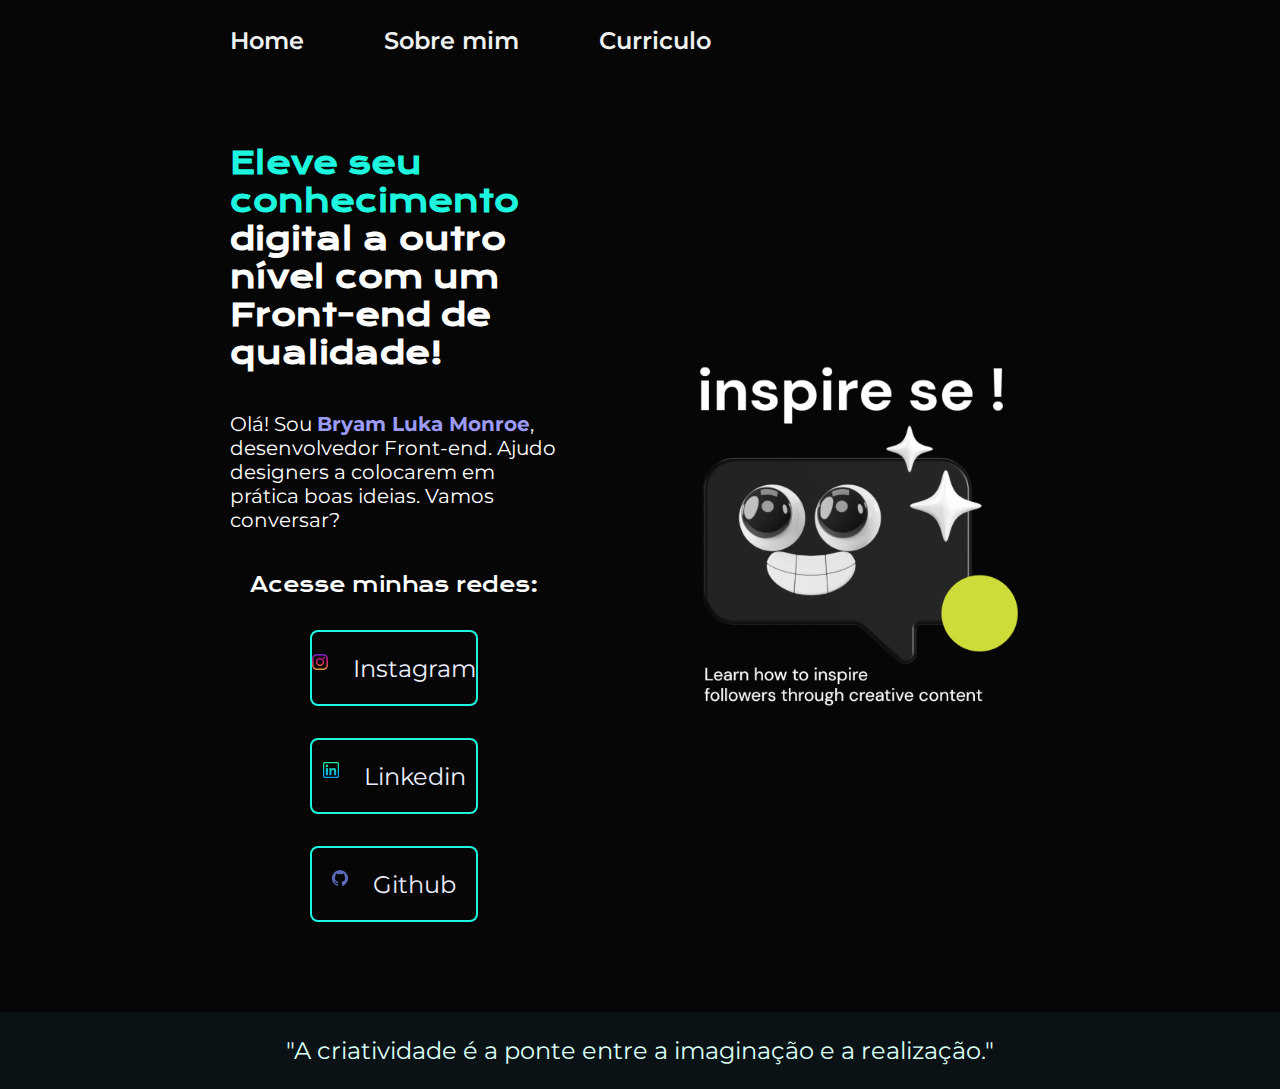
<file: index.html>
<!DOCTYPE html>
    <html lang="pt-br">
        <head>
         <meta charset="UTF-8" >
            <meta http-equiv="X-UA-Compatible" content="IE=edge">
            <meta name="viewport" content="width=device-width, initial-scale=1.0"> 
            <title> Portifolio Front-end</title>
            <link rel="stylesheet" href="./styles/style.css">
            <link rel="icon" href="./assets/iconPage.png">
        </head>
        <body>
            <!--Cabeçalho-->
            <header class="cabecalho">
               <nav class="cabecalho__menu"> 
                    <a class="cabecalho__links" href="index.html">Home</a>
                    <a class="cabecalho__links" href="about.html">Sobre mim</a>
                    <a class="cabecalho__links" href="curriculo.html">Curriculo</a>
                </nav>
            </header>
            <main class="apresentacao">
                <section class="apresentacao__conteudo">
                    <!--conteudo-->
                    <h1 class="apresentacao__titulo"><strong class="titulo"> Eleve seu conhecimento </strong> digital a outro nível com um Front-end de qualidade!</h1>
                    <p class="apresentacao__subtitulo"> Olá! Sou <strong class="nome">Bryam Luka Monroe</strong>, desenvolvedor Front-end. Ajudo designers a colocarem em prática boas ideias. Vamos conversar?</p>
                    <div class="apresentacao__links">
                    <h2 class="apresentacao__links__subtitulo">Acesse minhas redes: </h2>
                            <!--Links -->
                            <a class="apresentacao__botoes" href="https://instagram.com/bryamlukis"> <img class="apresentacao__imagem__botoes" src="./assets/instagram.png" alt="Instagram icon"> Instagram </a>
                            <a class="apresentacao__botoes" href="www.linkedin.com/in/bryam-m-42b82b22a"> <img class="apresentacao__imagem__botoes" src="./assets/linkedin.png" alt="Linkedin icon"> Linkedin </a> 
                            <a class="apresentacao__botoes"  href="https://Github.com/Ceyluka"> <img class="apresentacao__imagem__botoes" src="./assets/github.png" alt=""> Github </a>
                    </div>
                </section>
                <img class="apresentacao__imagem__design" src="./assets/design.png" alt="brain storm">  
            </main>
            <!--Rodape-->
            <footer class="rodape">
                <p> "A criatividade é a ponte entre a imaginação e a realização." </p>
            </footer>
        </body>
    </html>
</file>
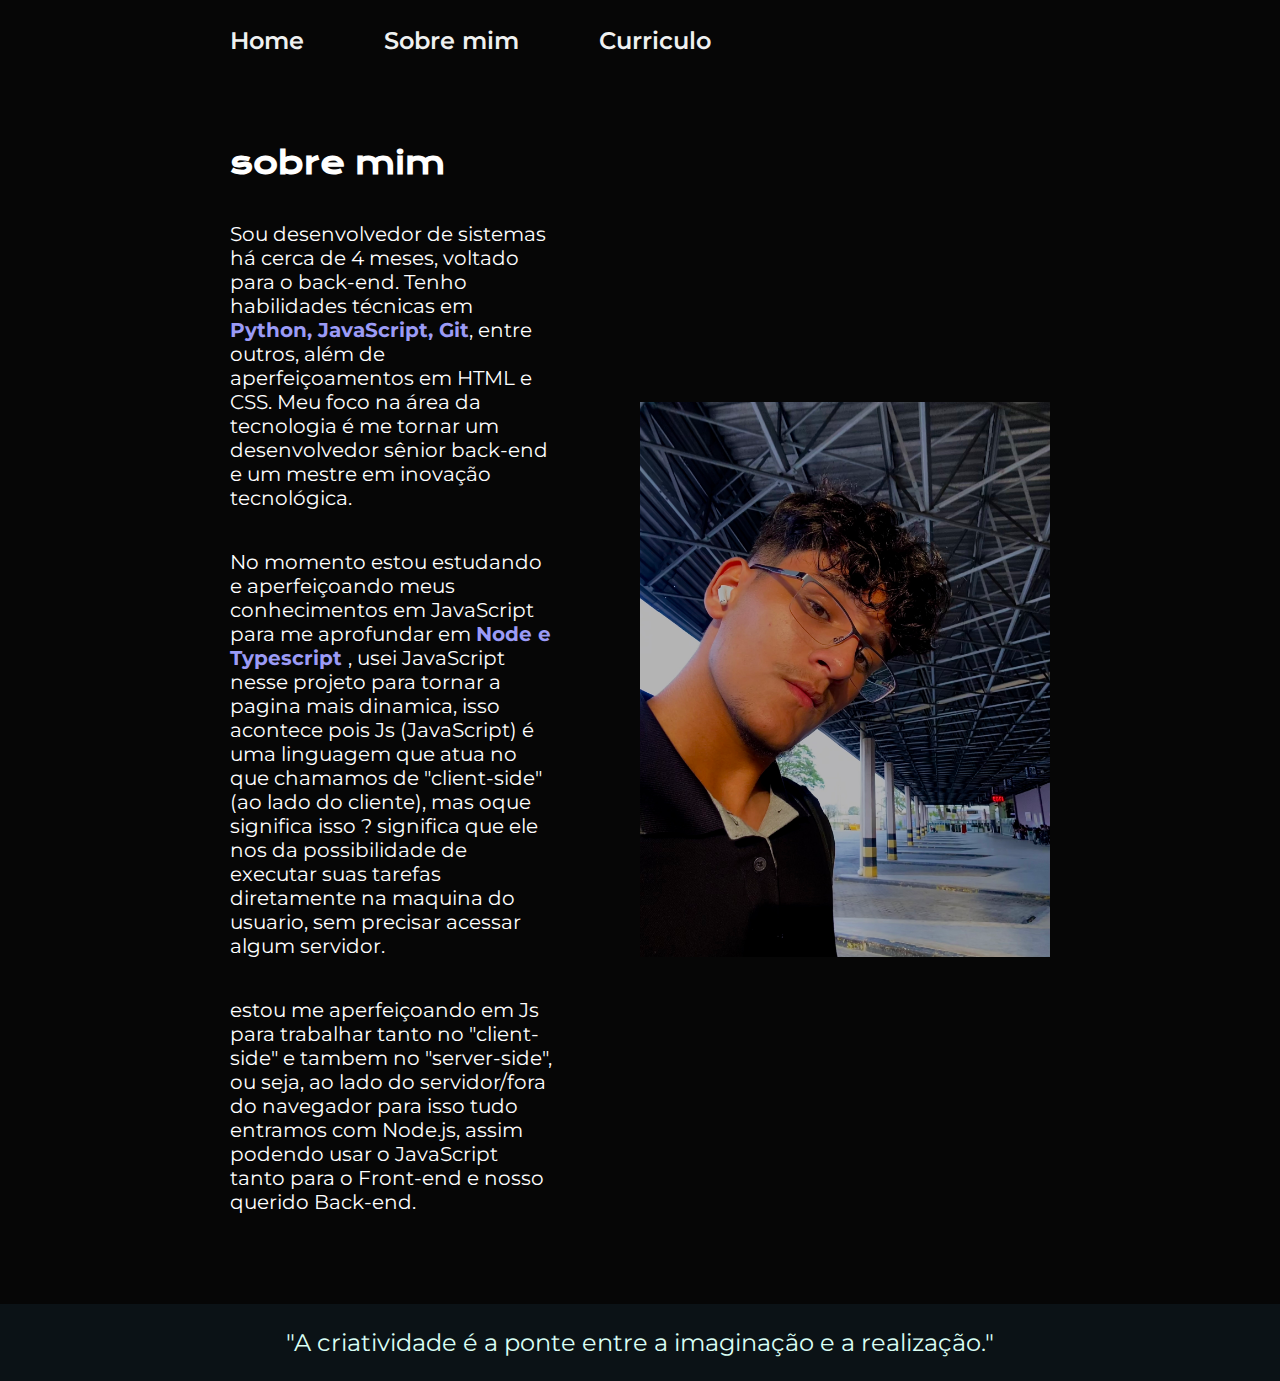
<file: about.html>
<!DOCTYPE html>
    <html lang="pt-br">
        <head>
            <meta charset="UTF-8">
            <meta name="viewport" content="width=device-width, initial-scale=1.0">
            <title> Sobre Mim</title>
            <link rel="stylesheet" href="./styles/style.css">
            <link rel="icon" href="./assets/iconPage.png">
        </head>
        
        <body>
            <!--Cabeçalho-->
            <header class="cabecalho">
                <nav class="cabecalho__menu"> 
                    <a class="cabecalho__links" href="index.html">Home</a>
                    <a class="cabecalho__links" href="about.html">Sobre mim</a>
                    <a class="cabecalho__links" href="curriculo.html">Curriculo</a>
                </nav>
            </header>

            <!--Conteudo da pagina -->
            <main class="apresentacao">
                    <section class="apresentacao__conteudo">
                        <h1 class="apresentacao__titulo">sobre mim</h1>

                            <p class="apresentacao__subtitulo">Sou desenvolvedor de sistemas há cerca de 4 meses, voltado para o back-end. Tenho habilidades técnicas em <strong class=" nome">Python, JavaScript, Git</strong>, entre outros, além de aperfeiçoamentos em HTML e CSS. Meu foco na área da tecnologia é me tornar um desenvolvedor sênior back-end e um mestre em inovação tecnológica.
                            </p>

                                <p class="apresentacao__subtitulo"> No momento estou estudando e aperfeiçoando meus conhecimentos em JavaScript para me aprofundar em <strong class="nome">Node e Typescript </strong> , usei JavaScript nesse projeto para tornar a pagina mais dinamica, isso acontece pois Js (JavaScript) é uma linguagem que atua no que chamamos de "client-side" (ao lado do cliente), mas oque significa isso ? significa que ele nos da possibilidade de executar suas tarefas diretamente na maquina do usuario, sem precisar acessar algum servidor. 
                                </p>

                            <p class="apresentacao__subtitulo">
                            estou me aperfeiçoando em Js para trabalhar tanto no "client-side" e tambem no "server-side", ou seja, ao lado do servidor/fora do navegador para isso tudo entramos com Node.js, assim podendo usar o JavaScript tanto para o Front-end e nosso querido Back-end. 
                            </p>
                    </section>
                <img class="apresentacao__imagem" src="./assets/Bryam.JPG" alt="brain storm"> 
            </main>

            <!--Rodape-->
            <footer class="rodape">
                <p> "A criatividade é a ponte entre a imaginação e a realização." </p>
            </footer>

        </body>

    </html>
</file>
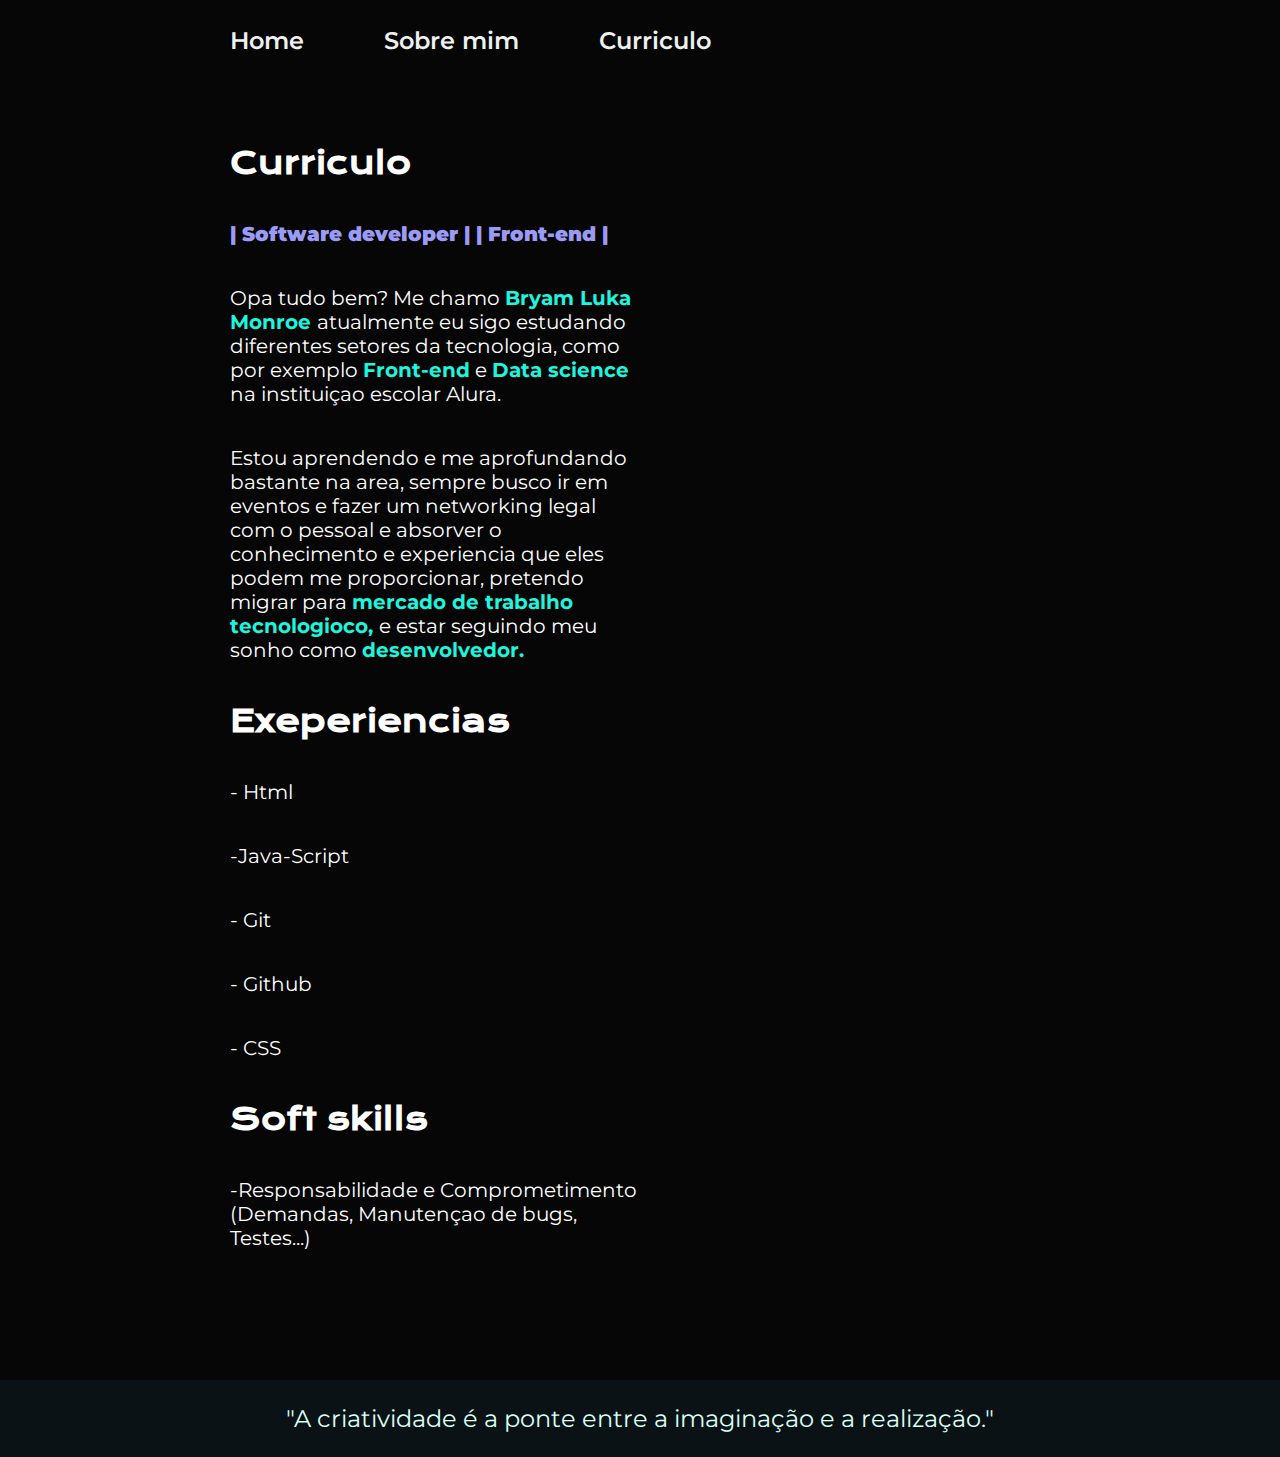
<file: curriculo.html>
<!DOCTYPE html>
    <html lang="pt-br">
        <head>
            <meta charset="UTF-8">
            <meta name="viewport" content="width=device-width, initial-scale=1.0">
            <title> Curriculo</title>
            <link rel="stylesheet" href="./styles/style.css">
            <link rel="icon" href="./assets/iconPage.png">
        </head>
        <body>
            <!--Cabeçalho-->
                <header class="cabecalho">
                    <nav class="cabecalho__menu"> 
                         <a class="cabecalho__links" href="index.html">Home</a>
                         <a class="cabecalho__links" href="about.html">Sobre mim</a>
                         <a class="cabecalho__links" href="curriculo.html">Curriculo</a>
                     </nav>
                 </header>
            </header>

            <!--Corpo da pagina-->
            <main class="apresentacao">
                <section class="apresentacao__conteudo">
                    <h1 class="apresentacao__titulo">Curriculo</h1>
                    <h2 class="apresentacao__subtitulo"><strong class="nome"> | Software developer |  | Front-end | </strong></h2>
                    <!-- bloco de desenvolimento pessoal -->
                        <p class="apresentacao__subtitulo">Opa tudo bem?  Me chamo <strong class="titulo"> Bryam Luka Monroe </strong> atualmente eu sigo estudando diferentes setores da tecnologia, como por exemplo <strong class="titulo">Front-end</strong> e <strong class="titulo"> Data science</strong> na instituiçao escolar Alura.</p>
                        <p class="apresentacao__subtitulo"> Estou aprendendo e me aprofundando bastante na area, sempre busco ir em eventos e fazer um networking legal com o pessoal e absorver o conhecimento e experiencia que eles podem me proporcionar, pretendo migrar para <strong class="titulo">mercado de trabalho tecnologioco, </strong> e estar seguindo meu sonho como <strong class=" titulo"> desenvolvedor. </strong> </p>

                    <!-- bloco de exeperiencias -->
                        <h2 class="apresentacao__titulo">Exeperiencias</h2>
                        <p class="apresentacao__subtitulo"> - Html </p>
                        <p class="apresentacao__subtitulo"> -Java-Script </p>
                        <p class="apresentacao__subtitulo"> - Git </p>
                        <p class="apresentacao__subtitulo"> - Github </p>
                        <p class="apresentacao__subtitulo"> - CSS </p>

                    <!-- bloco de softs skills-->
                        <h3 class="apresentacao__titulo"> Soft skills</h3>
                        <p class="apresentacao__subtitulo"> -Responsabilidade e Comprometimento (Demandas, Manutençao de bugs, Testes...) </p>
                        <p class="apresentacao__subtitulo"> </p>
                </section>
                <!-- <img class="apresentacao__imagem" src="./assets/Bryam.JPG" alt="brain storm"> -->
            </main>

            <!--Rodape-->
            <footer class="rodape">
                <p> "A criatividade é a ponte entre a imaginação e a realização." </p>
            </footer>

        </body>
    </html>
</file>
<file: styles/style.css>
@import url('https://fonts.googleapis.com/css2?family=Krona+One&family=Montserrat&display=swap');
    

    /* Variaveis  */
:root {
    --cor-primaria: #060606;
    --cor-secundaria: #ffffff; 
    
    --fontes-texto: 'Montserrat' ,sans-serif;
    --font-titulo: 'Krona One' ,sans-serif;
}

body {
    box-sizing: border-box;
    background-color: var(--cor-primaria);
    color: var(--cor-secundaria);
}

* {
    margin: 0;
    padding: 0;
}

.cabecalho {
    padding: 2% 0% 0% 18%
}

.cabecalho__menu {
    display: flex;
    gap: 80px;
}

.cabecalho__links {
    font-family: var(--fontes-texto);
    font-weight: 600;
    font-size: 1.5rem;
    color: #eff1f1;
    text-decoration: none;
}

.rodape {
    padding: 24px;
    color: #dafff5;
    background-color: #0b1216;
    text-align: center;
    font-family: var(--fontes-texto);
    font-size: 1.5rem;
    font-weight: 400;
}

.apresentacao {
    padding: 7% 18%;
    display: flex;
    align-items: center;
    justify-content: space-between;
    gap: 82px;
}

.apresentacao__conteudo {
    width: 50%;
    display: flex;
    flex-direction: column;
    gap: 40px;
}

.apresentacao__titulo{
    font-size: 1.9rem;
    font-family: var(--font-titulo);
}

.titulo {
    color: #1df5df;
}

.apresentacao__subtitulo{
    font-size: 1.25rem;
    font-family: var(--fontes-texto);

}

.apresentacao__links{
    display: flex;
    flex-direction: column;
    align-items: center;
    gap: 32px;
    justify-content: space-between;
}

.apresentacao__links__subtitulo{
    font-family: var(--font-titulo);
    font-weight: 400;
    font-size: 1.25rem;
}

.apresentacao__botoes {
    display: flex;
    justify-content: center;
    gap: 25px;
    color: #eaecfb;
    border: 2px solid #1df5df;
    width: 50%;
    text-align: center;
    border-radius: 8px;
    font-size: 1.5rem;
    padding: 21.5px 0;
    text-decoration: none;
    font-family: var(--fontes-texto);
    cursor: pointer;
}

.apresentacao__botoes:hover {
    background-color: #272727;
}

.nome{
    color: rgb(155, 155, 246);
}

 .apresentacao__imagem {
    width: 50%;
 }

 .apresentacao__imagem__design {
    width: 50%;
 }

 .apresentacao__imagem__botoes  {
    width: 10%;
    height: 10%;
 }

@media (max-width: 1200px ) and (min-width: 340px){
    .cabecalho{
        padding: 5vw;
        align-items: center;
    }
        .cabecalho__menu{
            padding: 5vw;
            justify-content: center;
        }

        .cabecalho__links{
            color: rgb(224, 255, 255);
            padding: 3vw;
            font-size:4vw;
            font-weight: 4vw;
        }

    .apresentacao {
        flex-direction: column-reverse;
        padding: 5vw;
    
    }

    .apresentacao__imagem__design {
        display: none;
    }

        .apresentacao__titulo{
            font-size: 5vw;
        }

        .apresentacao__subtitulo{
        font-size: 4vw;
        }

        .apresentacao__links{
            padding: 4vw;
        }

        .apresentacao__links__subtitulo{
            font-size: 4vw;
        }

        .apresentacao__botoes{
            font-size: 4vw;
        }

        .apresentacao__conteudo {
            padding: 2vw;
            width: 100%;
            gap: 15px;

        }

    .rodape{
    font-size: 3vw;
    }
}
</file>
